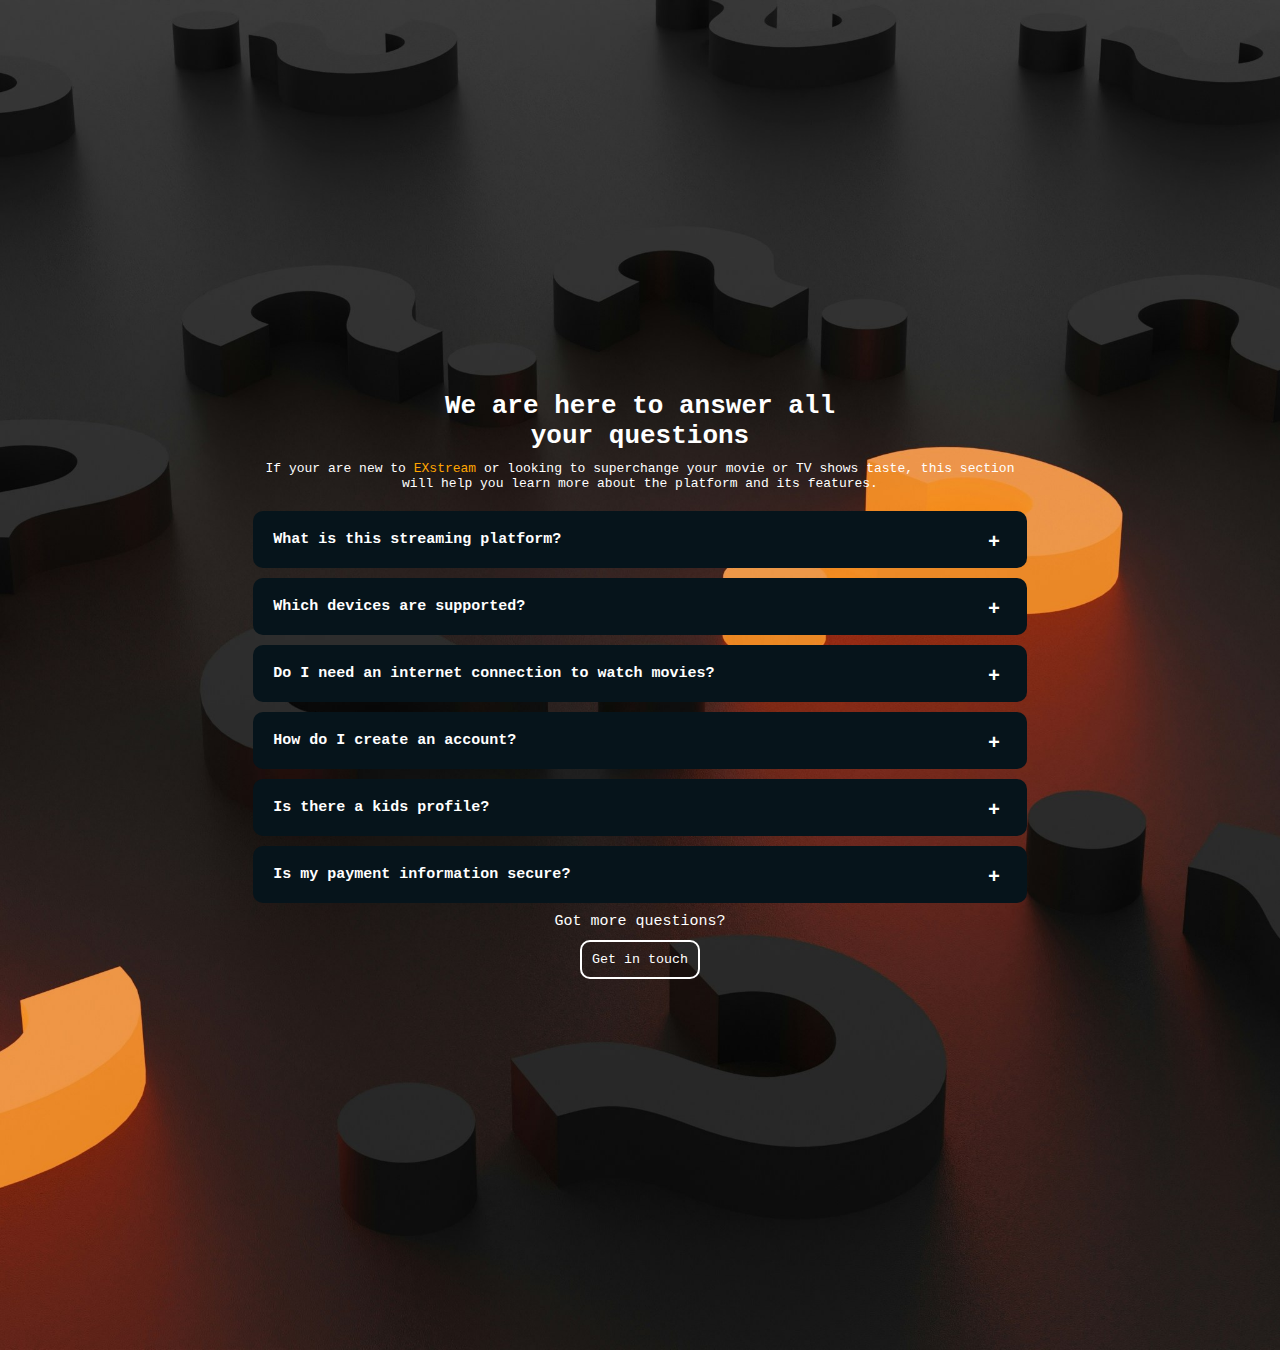
<file: faqs-accordion/index.html>
<!DOCTYPE html>
<html lang="en">
<head>
    <meta charset="UTF-8">
    <meta name="viewport" content="width=device-width, initial-scale=1.0">
    <title>EXstream faqs</title>
    <link rel="stylesheet" href="style.css">
    <script src="script.js" defer></script>
</head>

<body>
    <div class="accordion">
        <div class="open-para">
            <h1>We are here to answer all your questions</h1>
            <p>
                If your are new to <a href="/modal/index.html">EXstream</a> or looking
                to superchange your movie or TV shows taste, this 
                section will help you learn more about the platform
                and its features.
            </p>
        </div>

        <div class="faq-container">
            <div class="question">What is this streaming platform?</div>
            <div class="answer">
                This platform allows users to watch movies, TV shows,
                and exclusive content online anytime.
            </div>
        </div>

        <div class="faq-container">
            <div class="question">Which devices are supported?</div>
            <div class="answer">
                You can stream on smartphones, tablets, smart TVs,
                laptops, and desktop computers.
            </div>
        </div>

        <div class="faq-container">
            <div class="question">Do I need an internet connection 
            to watch movies?</div>
            <div class="answer">
                Yes, an internet connection is required for streaming.
                Some plans may allow offline downloads.
            </div>
        </div>

        <div class="faq-container">
            <div class="question">How do I create an account?</div>
            <div class="answer">
                Sign up using your email address or phone number and
                set a password.
            </div>
        </div>

        <div class="faq-container">
            <div class="question">Is there a kids profile?</div>
            <div class="answer">
                Yes, kids profiles offer age-appropriate content
                with parental controls.
            </div>
        </div>

        <div class="faq-container">
            <div class="question">Is my payment information secure?</div>
            <div class="answer">
                Yes, all payments are encrypted and processed securely.
            </div>
        </div>

        <div class="end-para">
            <div class="more">Got more questions?</div>

            <div class="button"><button>Get in touch</button></div>
        </div>


        
    </div>
</body>
</html>
</file>
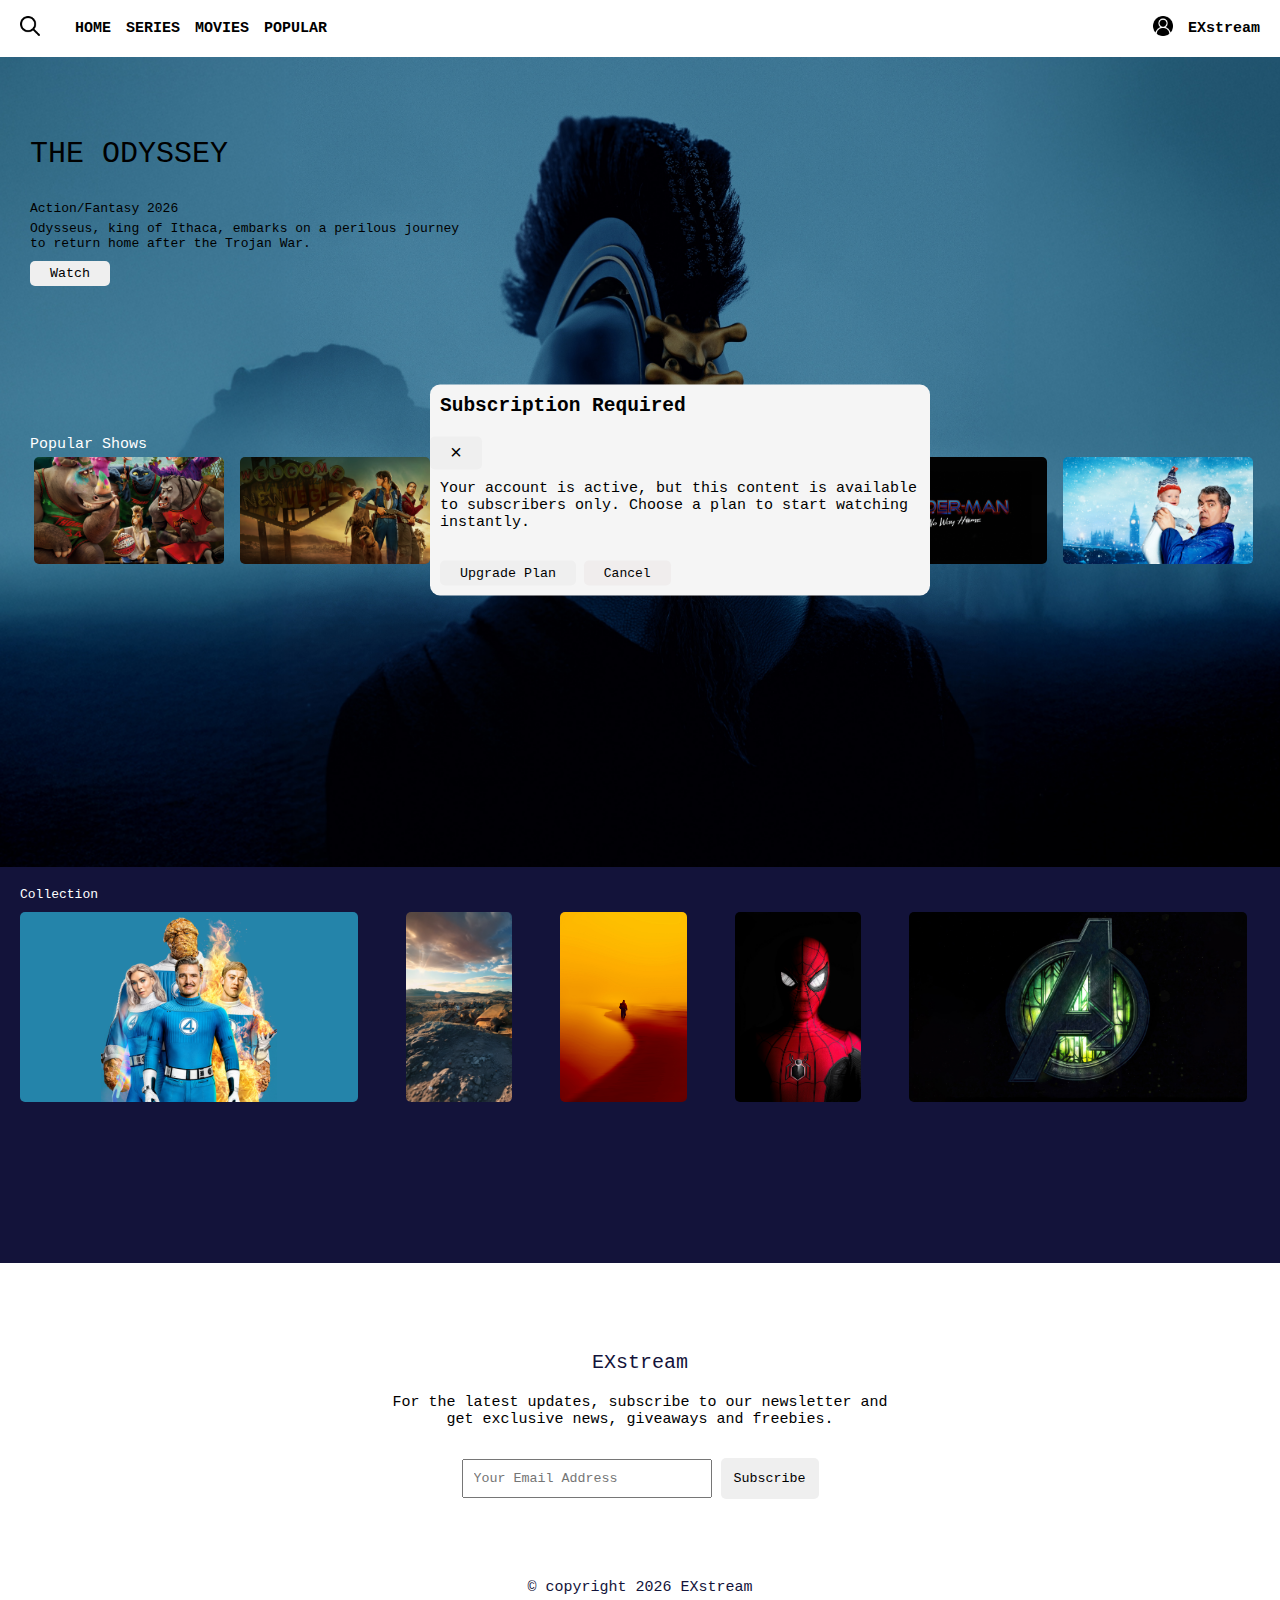
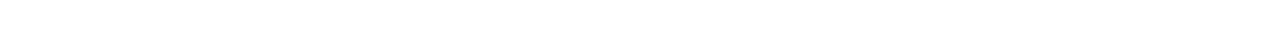
<file: modal/index.html>
<!DOCTYPE html>
<html lang="en">

<head>
  <meta charset="UTF-8">
  <meta name="viewport" content="width=device-width, initial-scale=1.0">
  <title>EXStream</title>
  <link rel="stylesheet" href="style.css">
  <script src="script.js" defer></script>
</head>

<body>

  <nav class="navbar">
    <div class="left-links">
      <div class="search-icon icon">
        <img src="icons/search.png" alt="search icon" class ="img">
      </div>
      <ul class="nav-links">
        <li><a href="#">HOME</a></li>
        <li><a href="#">SERIES</a></li>
        <li><a href="#">MOVIES</a></li>
        <li><a href="#">POPULAR</a></li>
      </ul>
    </div>

    <div class="right-links">
      <div class="profile-icon icon">
        <img src="icons/user (2).png" alt="user icon" class="img">
      </div>
      <div class="brand-name">EXstream</div>
    </div>
  </nav>

  <div class="container">
    <div class="top-content">
      <div class="movie-title"><span>The Odyssey</span></div>
      <div class="genre"><span>Action/Fantasy 2026</span></div>
      <div class="overview-text">
        <span id="overview">
          Odysseus, king of Ithaca, embarks on a perilous journey
          to return home after the Trojan War.
        </span>
      </div>
      <div class="watch-button"><button id="watch-btn">Watch</button></div>
      <div class="popular-section">
        <p>Popular Shows</p>
        <div class="popular-movies" class ="img">
          <img src="photos/goat-2026-movie-3840x2160-24993.jpg" alt="goat">
          <img src="photos/fallout-2026-series-3840x2160-24947.jpg" alt="fallout season 2">
          <img src="photos/stranger-things-3840x2160-25038.jpg" alt="stranger things season 5">
          <img src="photos/sonic-the-hedgehog-3840x2160-24876.png" alt="sonic 3">
          <img src="photos/spider-man-no-way-home-2021-movies-marvel-comics-amoled-5k-3840x2160-4808.jpg"
            alt="spider man no way home">
          <img src="photos/man-vs-baby-2025-3840x2160-24870.jpg" alt="man vs baby">
        </div>
      </div>
    </div>

    <div class="bottom-container">
      <div class="Collection" class ="img">Collection</div>
      <img src="photos/the-fantastic-four-3840x2160-24886.jpg" alt="fantastic four">
      <img src="photos/uwp4632125.jpeg" alt="interstellar">
      <img src="photos/joshua-earle-8hVAgHtYyVU-unsplash.jpg" alt="The Abbyss of Loniness">
      <img src="photos/hector-reyes-PXjQaGxi4JA-unsplash.jpg" alt="spider man 3">
      <img src="photos/avengers-doomsday-3840x2160-24974.jpg" alt="avengers doomsday">
    </div>

    <footer class="footer-container">
      <div class="brand">EXstream</div>
      <div class="text">
        For the latest updates, subscribe to our newsletter and get
        exclusive news, giveaways and freebies.
      </div>
      <div class="input-box">
        <input type="text" id="box" placeholder="Your Email Address">
        <button class="button">Subscribe</button>
      </div>
      <p class="end-footer">&copy; copyright 2026 EXstream</p>
    </footer>
  </div>

  <div class="modal-overlay" id="modal-hidden">
    <h2>Subscription Required</h2>
    <button class="modal-close"><span>&times;</span></button>
    <p>
      Your account is active, but this content is available to
      subscribers only. Choose a plan to start watching instantly.
    </p>
    <div class="modal-action">
      <button class="primary-btn">Upgrade Plan</button>
      <buttin class="secondary-btn">Cancel</buttin>
    </div>
  </div>
</body>

</html>
</file>
<file: faqs-accordion/style.css>
* {
    margin: 0px;
    padding: 0px;
    font-family: monospace;
    color: white;
}

body {
    display: flex;
    justify-content: center;
    align-items: center;
    height: 150vh;
    background: url(laurin-steffens-IVGZ6NsmyBI-unsplash.jpg)
    no-repeat center center/cover;
}

h1 {
    width: 400px;
    margin-bottom: 10px;
}

p {
    width: 750px;
}

.open-para {
    display: flex;
    flex-direction: column;
    text-align: center;
    justify-content: center;
    align-items: center;
    margin: 20px;
}

.faq-container {
    background-color: #06141B;
    margin: 10px;
    padding: 20px;
    border: none;
    border-radius: 10px;
}

.answer {
    color: orange;
    height: 0;
    overflow: hidden;
}

.question {
    font-weight: bold;
    font-size: 15px;
}

.end-para {
    display: flex;
    align-items: center;
    flex-direction: column;
    font-size: 15px;
    gap: 10px;
}

button {
    background: transparent;
    border: 2px solid white;
    padding: 10px;
    border-radius: 10px;
}

button:hover {
    background-color: orange;
    cursor: pointer;
}

a {
    display: inline-block;
    text-decoration: none;
    color: orange;
    transition: tranform 0.3s ease;
}

a:hover {
    transform: scale(1.1);
}

.question::after {
    content: "+";
    position: absolute;
    right: 280px;
    font-size: 20px;
    
}
</file>
<file: modal/style.css>
* {
    margin: 0px;
    padding: 0px;
    box-sizing: border-box;
    font-family: monospace;
}

.icon img {
    width: 20px;
    height: 20px;
    object-fit: contain;
}

.navbar {
    display: flex;
    justify-content: space-between;
}

.nav-links, .left-links, .right-links {
    display: flex;
    gap: 15px;
    align-items: center;
    margin: 10px 20px;
    font-size: 15px;
}

a {
    text-decoration: none;
    color: black;
    font-weight: bold;
}

ul {
    list-style-type: none;
}

.brand-name {
    font-weight: bolder;
    font-size: 15px;
}

.container {
    background: url(photos/the-odyssey-3840x2160-25035.jpg) no-repeat center;
    background-size: cover;
    height: 90vh;
}

.top-content {
    position: relative;
    height: 90vh;
    top: 80px;
    right: 5%;
    left: 0;
    margin-left: 30px;
}

span {
    display: inline-block;
    max-width: 450px;
}

.movie-title {
    text-transform: uppercase;
    font-size: 30px;
    margin-bottom: 30px;
}

.genre {
    margin-bottom: 5px;
}

button {
    margin-top: 10px;
    padding: 5px 20px;
    border: none;
    border-radius: 5px;
}

.popular-movies img {
    width: 190px;
    height: auto;
    border-radius: 5px;
    margin: 4px;
}

p {
    margin-top: 150px;
    font-size: 15px;
    color: white;
}

.bottom-container {
    background-color: rgb(19, 19, 58);
    height: 44vh;
    color: white;
}

.bottom-container img {
    width: auto;
    height: 190px;
    border-radius: 5px;
    margin: 10px 20px;
}

.Collection {
    margin-left: 20px;
    padding-top: 20px;
}

.footer-container {
    display: flex;
    flex-direction: column;
    justify-content: center;
    align-items: center;
    text-align: center;
    height: 30vh;
    font-size: 15px;
    margin-top: 100px;
}

.text {
    width: 500px;
    margin: 20px;
}

.brand {
    color: rgb(19, 19, 58);
    font-size: 20px;
}

#box {
    padding: 10px;
    width: 250px;
}

.button {
    padding: 13px;
}

.footer-container p {
    color: rgb(19, 19, 58);
    padding-bottom: 50px;
    margin-top: 80px;
}

img:hover {
    cursor: pointer;
    transform: scale(1.1);
}

img {
    transition: transform 0.4s ease;
}

button:hover {
    opacity: 0.5;
    cursor: pointer;
}

.modal-overlay {
    border: none;
    background-color: whitesmoke;
    width: 500px;
    position: absolute;
    top: 50%;
    left: 50%;
    transform: translate(-50%, -50%);
    margin: 40px;
    border-radius: 10px;
}

.modal-overlay p {
    margin: 10px;
    color: black;
}

h2 {
    display: inline-block;
    margin-right: 14rem;
    padding: 10px;
}

.modal-action {
    padding: 10px;
}

.primary-btn:hover {
    background-color: gold;
    opacity: 1;
}

.secondary-btn {
    background-color: rgb(240, 237, 237);
    padding: 5px 20px;
    border: none;
    border-radius: 5px;
}

.modal-close:hover {
    color: red;
    opacity: 1;
}

.modal-close {
    font-size: 20px;
}

.secondary-btn:hover {
    background-color: red;
    color: white;
}
</file>
